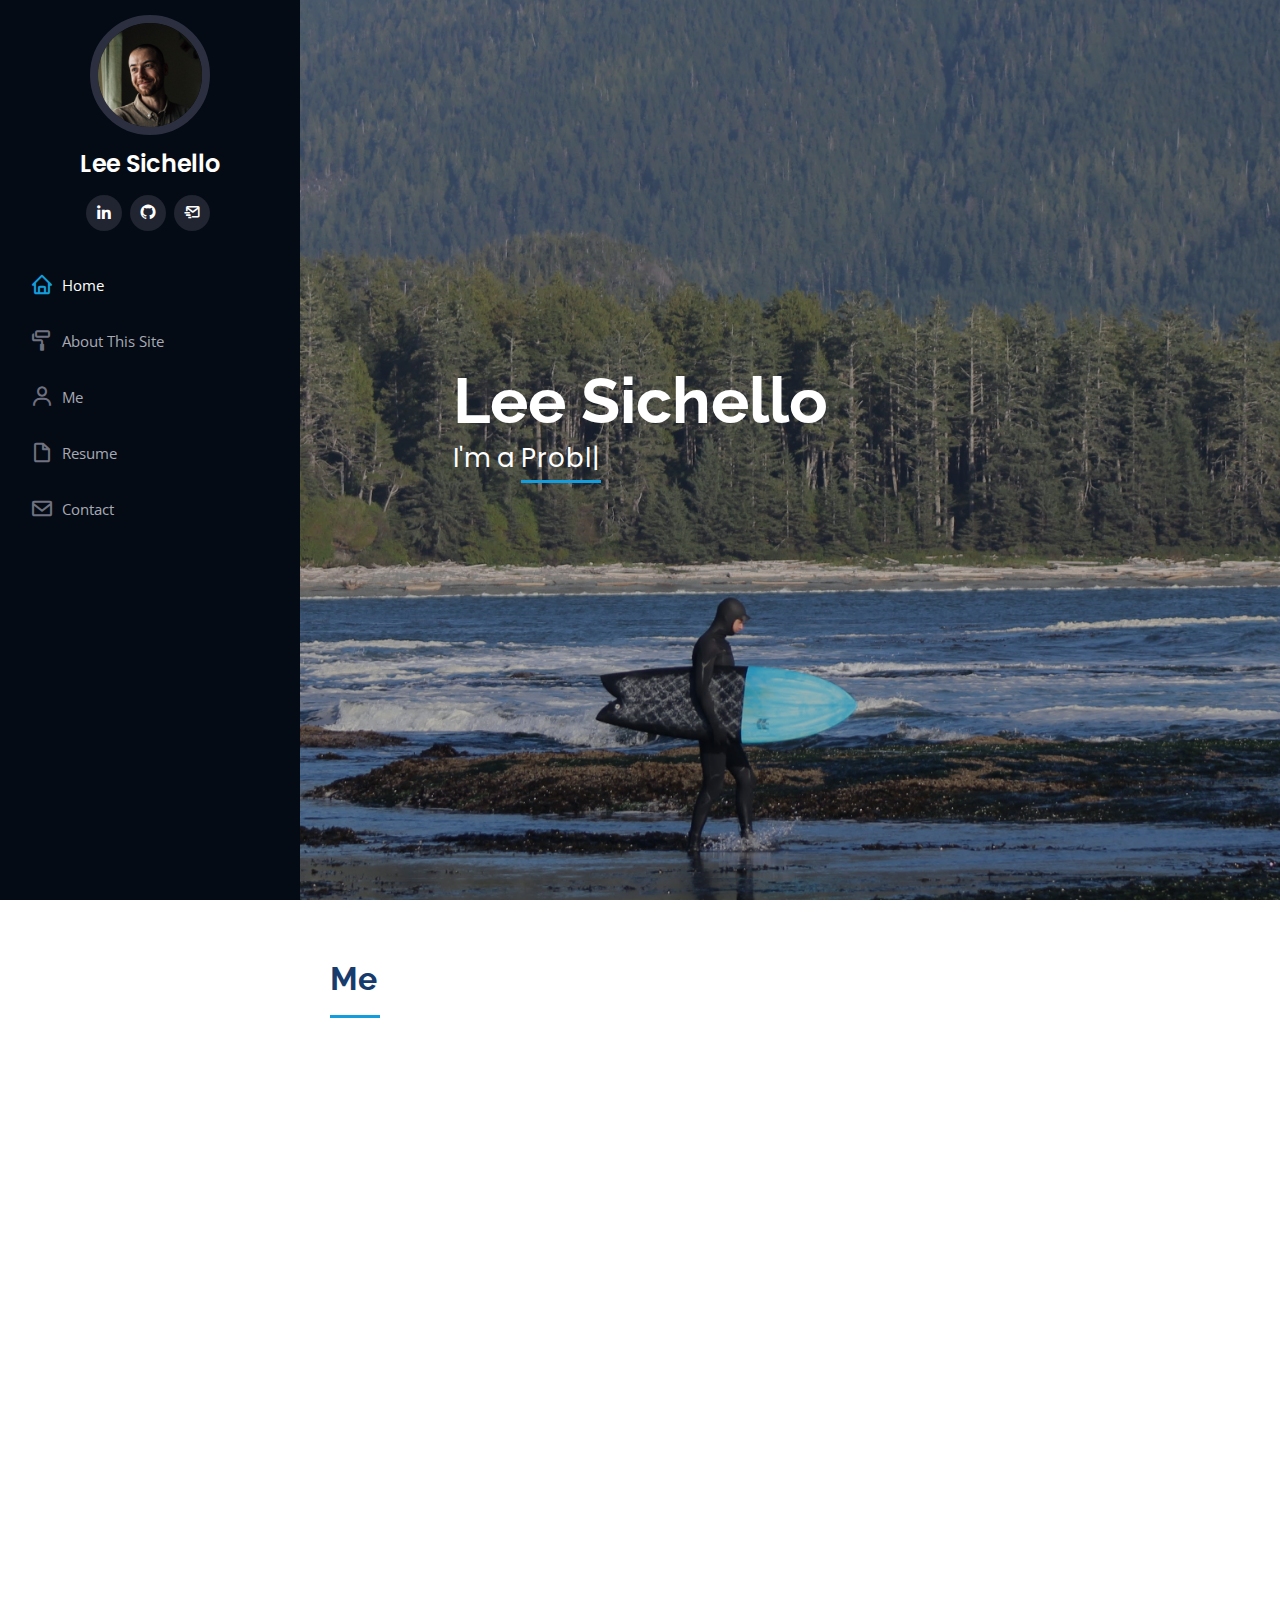
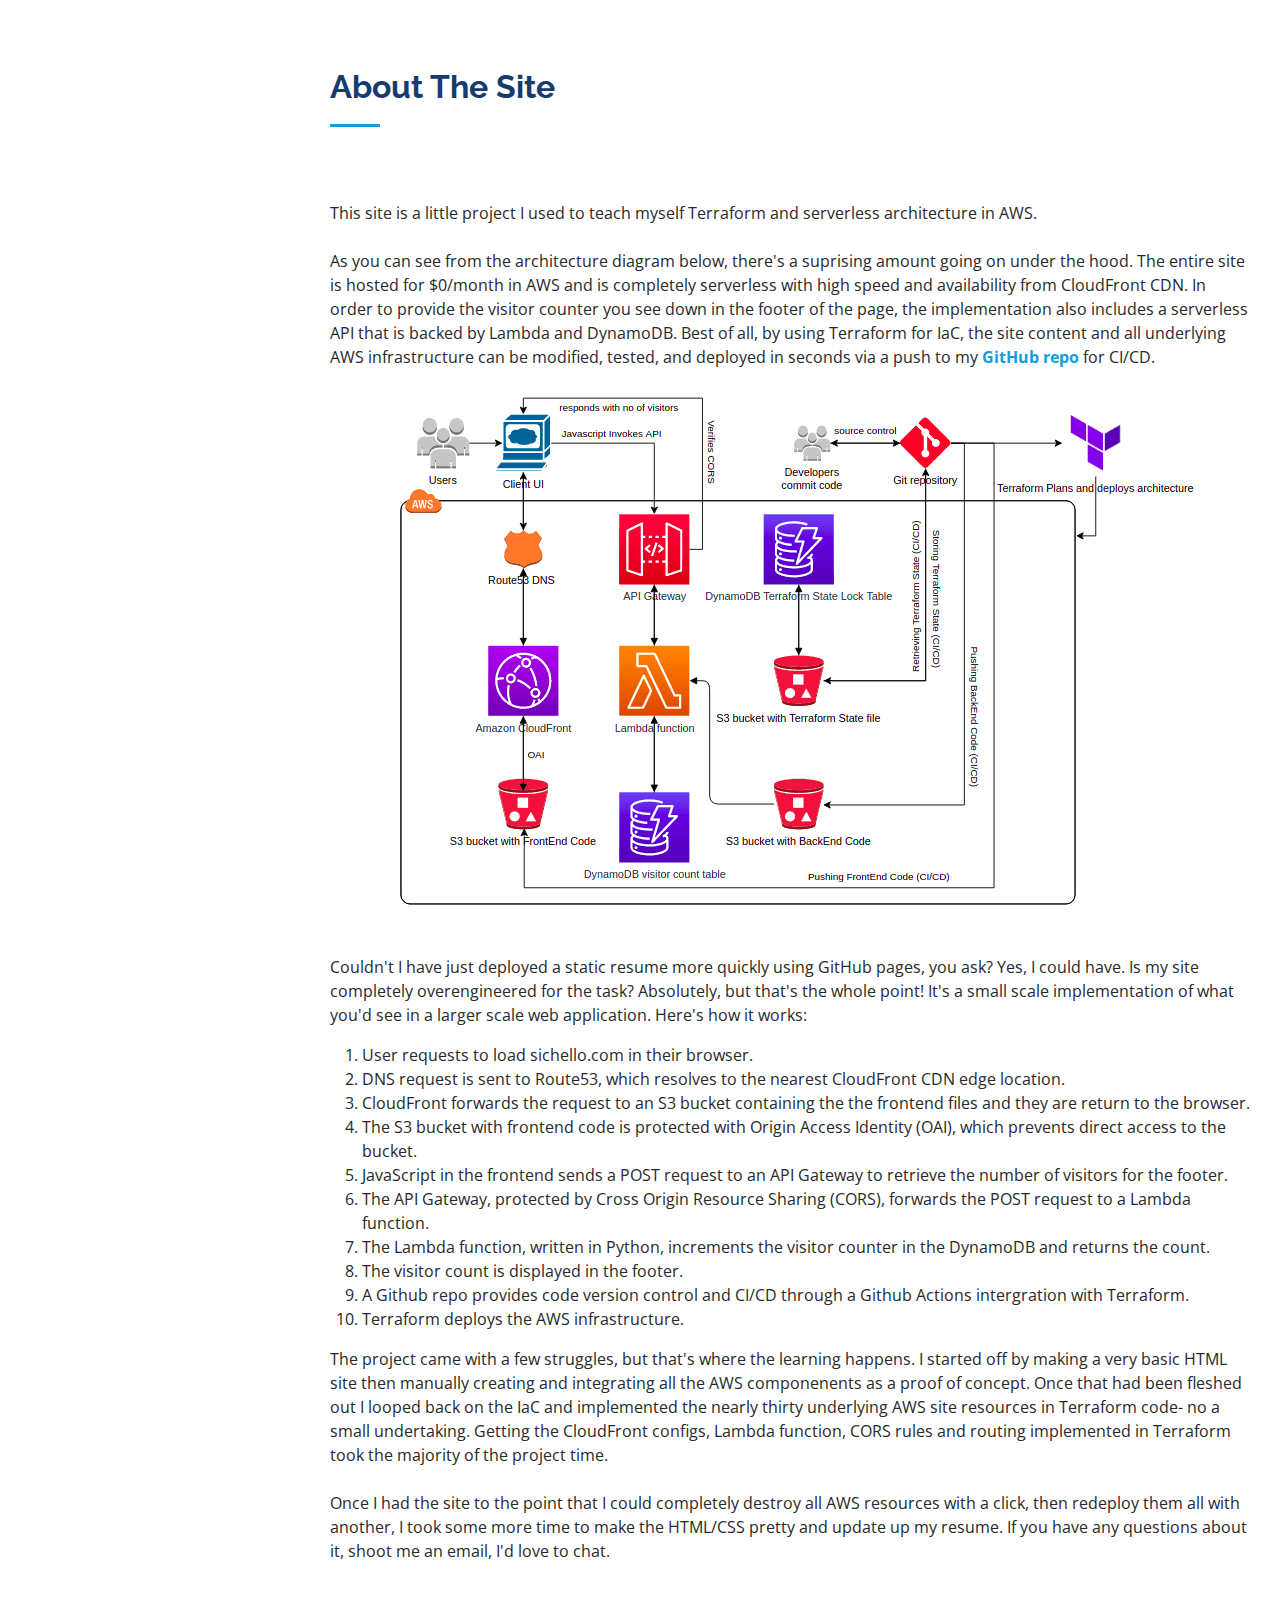
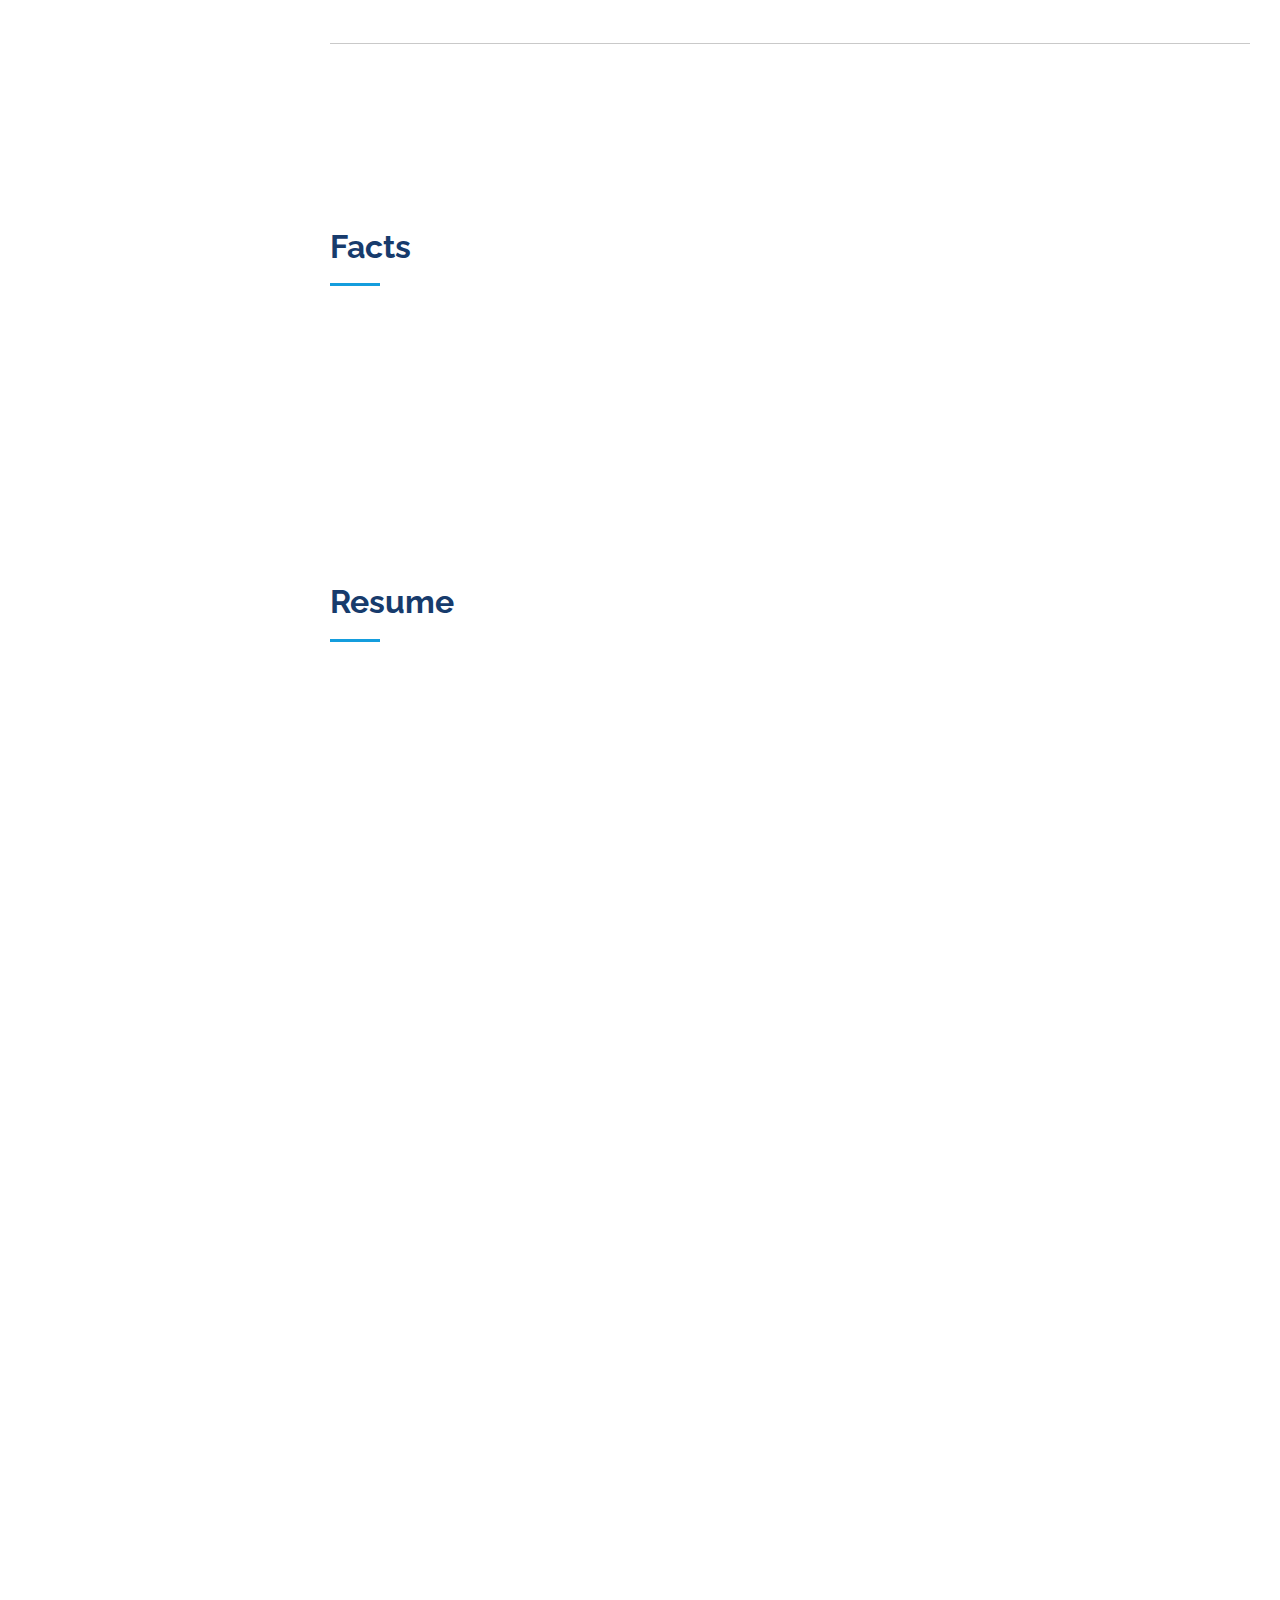
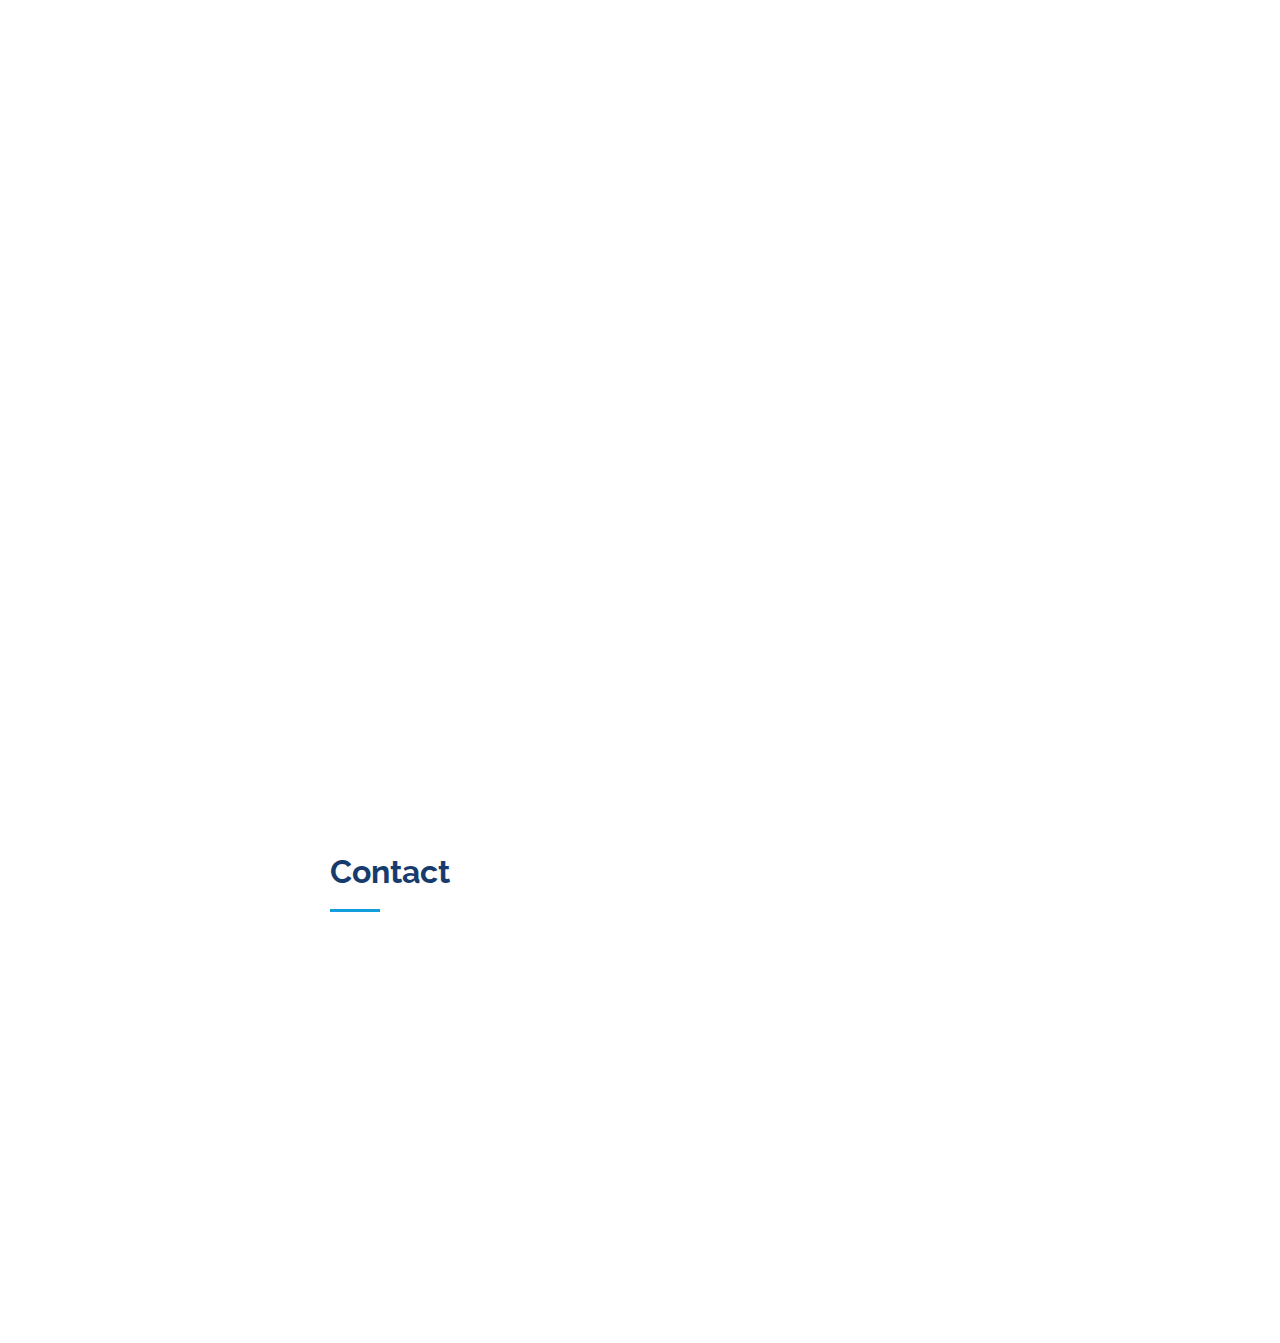
<file: src/index.html>
<!DOCTYPE html>
<html lang="en">

<head>
  <meta charset="utf-8">
  <meta content="width=device-width, initial-scale=1.0" name="viewport">

  <title>Lee Sichello</title>
  <meta content="" name="description">
  <meta content="" name="keywords">

  <!-- Favicons -->
  <link href="assets/img/favicon.png" rel="icon">
  <link href="assets/img/apple-touch-icon.png" rel="apple-touch-icon">

  <!-- Google Fonts -->
  <link href="https://fonts.googleapis.com/css?family=Open+Sans:300,300i,400,400i,600,600i,700,700i|Raleway:300,300i,400,400i,500,500i,600,600i,700,700i|Poppins:300,300i,400,400i,500,500i,600,600i,700,700i" rel="stylesheet">

  <!-- Vendor CSS Files -->
  <link href="assets/vendor/aos/aos.css" rel="stylesheet">
  <link href="assets/vendor/bootstrap/css/bootstrap.min.css" rel="stylesheet">
  <link href="assets/vendor/bootstrap-icons/bootstrap-icons.css" rel="stylesheet">
  <link href="assets/vendor/boxicons/css/boxicons.min.css" rel="stylesheet">
  <link href="assets/vendor/glightbox/css/glightbox.min.css" rel="stylesheet">
  <link href="assets/vendor/swiper/swiper-bundle.min.css" rel="stylesheet">

  <!-- Template Main CSS File -->
  <link href="assets/css/style.css" rel="stylesheet">

</head>

<body>

  <!-- ======= Mobile nav toggle button ======= -->
  <i class="bi bi-list mobile-nav-toggle d-xl-none"></i>

  <!-- ======= Header ======= -->
  <header id="header">
    <div class="d-flex flex-column">

      <div class="profile">
        <img src="assets/img/me.jpg" alt="" class="img-fluid rounded-circle">
        <h1 class="text-light"><a href="index.html">Lee Sichello</a></h1>
        <div class="social-links mt-3 text-center">
          <a href="https://www.linkedin.com/in/lee-sichello-90542646/" class="linkedin"><i class="bx bxl-linkedin"></i></a>
          <a href="https://github.com/sichello" class="github"><i class="bx bxl-github"></i></a>
          <a href="mailto:lee@sichello.com" class="email"><i class="bx bx-mail-send"></i></a>
          <!-- <a href="https://dev.to/" class="dev-to"><i class="bx bxl-dev-to"></i></a> -->
        </div>
      </div>

      <nav id="navbar" class="nav-menu navbar">
        <ul>
          <li><a href="#hero" class="nav-link scrollto active"><i class="bx bx-home"></i> <span>Home</span></a></li>
          <li><a href="#site" class="nav-link scrollto"><i class="bx bx-paint-roll"></i> <span>About This Site</span></a></li>
          <li><a href="#about" class="nav-link scrollto"><i class="bx bx-user"></i> <span>Me</span></a></li>
          <li><a href="#resume" class="nav-link scrollto"><i class="bx bx-file-blank"></i> <span>Resume</span></a></li>
          <li><a href="#contact" class="nav-link scrollto"><i class="bx bx-envelope"></i> <span>Contact</span></a></li>
        </ul>
      </nav><!-- .nav-menu -->
    </div>
  </header><!-- End Header -->

  <!-- ======= Hero Section ======= -->
  <section id="hero" class="d-flex flex-column justify-content-center align-items-center">
    <div class="hero-container" data-aos="fade-in">
      <h1>Lee Sichello</h1>
      <p>I'm a <span class="typed" data-typed-items="Problem Solver, Systems Expert, Technical Project Manager, Customer Advocate, Father"></span></p>
    </div>
  </section><!-- End Hero -->

  <main id="main">

    
    <!-- ======= About Section ======= -->
    <section id="about" class="about">
      <div class="container">

        <div class="section-title">
          <h2>Me</h2>
   
          
        </p>   
        </div>
        <div class="row">
          <div class="col-lg-4" data-aos="fade-right">
            <img src="assets/img/sailing.jpeg" class="img-fluid" alt="">
          </div>
          <div class="col-lg-8 pt-4 pt-lg-0 content" data-aos="fade-left">
            Hi there — I'm Lee, a senior systems expert with a background in applied physics and computer science. Throughout my 13 year career, I’ve built a diverse technical skillset with enterprise experience in Linux systems, infrastructure, cloud computing, technical account management, and project leadership. I've lived and worked in the US and Canada, but for the past 8 years I've been working remotely in the field of biotech from British Columbia, Canada.
            <br><br>
            As an enthusiastic learner and communicator, I’m comfortable diving deep into technical topics and translating low-level complexity into clear insights for high-level audiences. I enjoy mentoring, building internal tools, and helping teams improve efficiency—but at the heart of it all, I’m a problem solver. Whether it’s troubleshooting infrastructure, managing a key account, or developing something new, I approach complex challenges with academic curiosity, researching and implementing effective solutions that help customers and colleagues achieve their technical goals.
            <br><br>
            My family and I live in the coastal city of Campbell River on Northeastern Vancouver Island, where we’ve built strong roots and love our community. When I’m not working or spending time with my kids, you’ll usually find me tinkering on personal projects or enjoying the ocean.
            </p>
          </div>

      </div>
    </section><!-- End About Section -->

    <section id="site" class="site">
      <div class="container">

        <div class="section-title">
          <h2>About The Site</h2>
        </p>   
      </div>
        <div class="row">
          </div>
            <p>
              <br>
              This site is a little project I used to teach myself Terraform and serverless architecture in AWS. 
              <br><br>
              As you can see from the architecture diagram below, there's a suprising amount going on under the hood. The entire site is hosted for $0/month in AWS and is completely serverless with high speed and availability from CloudFront CDN. In order to provide the visitor counter you see down in the footer of the page, the implementation also includes a serverless API that is backed by Lambda and DynamoDB. Best of all, by using Terraform for IaC, the site content and all underlying AWS infrastructure can be modified, tested, and deployed in seconds via a push to my <b><a href="https://github.com/sichello/sichello"> GitHub repo </a></b> for CI/CD. 
              <br><br>
              <img src="assets/img/architecture.png" class="img-fluid" alt="" style="display: block; margin: auto;">
              <br><br>
              Couldn't I have just deployed a static resume more quickly using GitHub pages, you ask? Yes, I could have. Is my site completely overengineered for the task? Absolutely, but that's the whole point! It's a small scale implementation of what you'd see in a larger scale web application. Here's how it works:
              <ol>
                <li>User requests to load sichello.com in their browser.</li>
                <li>DNS request is sent to Route53, which resolves to the nearest CloudFront CDN edge location.</li>
                <li>CloudFront forwards the request to an S3 bucket containing the the frontend files and they are return to the browser.</li>
                <li>The S3 bucket with frontend code is protected with Origin Access Identity (OAI), which prevents direct access to the bucket.</li>
                <li>JavaScript in the frontend sends a POST request to an API Gateway to retrieve the number of visitors for the footer.</li>
                <li>The API Gateway, protected by Cross Origin Resource Sharing (CORS), forwards the POST request to a Lambda function.</li>
                <li>The Lambda function, written in Python, increments the visitor counter in the DynamoDB and returns the count.</li>
                <li>The visitor count is displayed in the footer.</li>
                <li>A Github repo provides code version control and CI/CD through a Github Actions intergration with Terraform.</li>
                <li>Terraform deploys the AWS infrastructure.</li>
            </ol>  
            The project came with a few struggles, but that's where the learning happens. I started off by making a very basic HTML site then manually creating and integrating all the AWS componenents as a proof of concept. Once that had been fleshed out I looped back on the IaC and implemented the nearly thirty underlying AWS site resources in Terraform code- no a small undertaking. Getting the CloudFront configs, Lambda function, CORS rules and routing implemented in Terraform took the majority of the project time. 
            <br><br>
            Once I had the site to the point that I could completely destroy all AWS resources with a click, then redeploy them all with another, I took some more time to make the HTML/CSS pretty and update up my resume. If you have any questions about it, shoot me an email, I'd love to chat.
            </p>
            <br><br>
            <hr>
            <br><br>
            <div id="visitorsCount" class="col-md-8"> 
        </div>
      </div>
    </section>
    
    <!-- ======= Facts Section ======= -->
    <section id="facts" class="facts">
      <div class="container">

        <div class="section-title">
          <h2>Facts</h2>
        </div>

        <div class="row no-gutters">

          <div class="col-lg-3 col-md-6 d-md-flex align-items-md-stretch" data-aos="fade-up">
            <div class="count-box">
              <i class="bi bi-calendar"></i>
              <span data-purecounter-start="0" data-purecounter-end="13" data-purecounter-duration="1" class="purecounter"></span>
              <p><strong>Years</strong> tech experience</p>
            </div>
          </div>


          <div class="col-lg-3 col-md-6 d-md-flex align-items-md-stretch" data-aos="fade-up" data-aos-delay="200">
            <div class="count-box">
              <i class="bi bi-bug"></i>
              <span data-purecounter-start="0" data-purecounter-end="10000" data-purecounter-duration="1" class="purecounter"></span>
              <p><strong>+ Hours</strong> troubleshooting</p>
            </div>
          </div>

          <div class="col-lg-3 col-md-6 d-md-flex align-items-md-stretch" data-aos="fade-up" data-aos-delay="100">
            <div class="count-box">
              <i class="bi bi-house"></i>
              <span data-purecounter-start="0" data-purecounter-end="8" data-purecounter-duration="1" class="purecounter"></span>
              <p><strong>Years</strong> fully remote</p>
            </div>
          </div>

          <div class="col-lg-3 col-md-6 d-md-flex align-items-md-stretch" data-aos="fade-up" data-aos-delay="300">
            <div class="count-box">
              <i class="bi bi-percent"></i>
              <span data-purecounter-start="0" data-purecounter-end="100" data-purecounter-duration="1" class="purecounter"></span>
              <p><strong>Team Player</strong> </p>
            </div>
          </div>

        </div>

      </div>
    </section><!-- End Facts Section -->

    <!-- ======= Resume Section ======= -->
    <section id="resume" class="resume">
      <div class="container">

        <div class="section-title">
          <h2>Resume</h2>

        </div>
          
          <div class="col-lg-12" data-aos="fade-up" data-aos-delay="100">
            <h3 class="resume-title">Professional Experience</h3>
            <div class="resume-item">
              <h4>Senior Technical Applications Scientist - BioInformatics Solutions</h4>
              <h5>Jan 2018 - Present (6+ yr) </h5>
              <p><em>Illumina Inc, San Diego, California</em></p>
              <p>Illumina's proprietary sequencing instruments generate vast amounts of genetic data, which are subsequently interpreted using a range of bioinformatics solutions. We offer a variety of SaaS and on-premises solutions, including proprietary hardware and software systems to meet our customers' diverse bioinformatics needs. I specialize in integrating and troubleshooting Illumina's instruments and bioinformatics solutions along with their surrounding tehcnical infrastructure. </p>
                <ul>
                  <li>Serve as post-sales customer advocate and internal subject matter expert in SaaS and On-Prem bioinformatics solutions.</li>
                  <li>Specialized support for complex technical issues in software, networking, hardware, security, and cloud infrastructure.</li>
                  <li>Provide technical guidance on product implementation, customizations, and best practices.</li>
                  <li>Troubleshoot Linux and Windows integrated systems at hardware, OS, and application levels.</li>
                  <li>Monitor production SaaS systems for high availability and rapid incident response.</li>
                  <li>Collaborate with development teams to triage product defects and improve functionality.</li>
                  <li>Develop and manage internal tools, HPC compute resources, and storage systems.</li>
                </ul>            
              <p>Key Skills: Technical Account Management | SaaS and On-prem Solutions | Troubleshooting | Red Hat Enterprise Linux | Networking | NAS | Security | Cloud Engineering | Kubernetes | | Bioinformatics | Bash | Observability | Integrated Systems </p>

            </div>
            <div class="resume-item">
              <h4>Technical Application Scientist - Lab Information Management Systems (LIMS)</h4>
              <h5>Oct 2016 - Jan 2018 (1 yr 4 mos) </h5>
              <p><em>Illumina Inc, San Diego, California</em></p>
              <p>As an experienced Technical Project Manager, I was brought on to lead customer implementations of a Laboratory Information Management System (LIMS) for genomics laboratories. The platform is a traditional three-tier application, available as both a SaaS and on-premise solution, and integrates with Illumina’s laboratory instruments.</p>
              <ul>
                <li>Led technical implementation projects for genomics Laboratory Information Management System (LIMS).</li>
                <li>Provided pre and post-sales technical consulting to LIMS customers.</li>
                <li>Designed solutions architecture for custom LIMS deployments, both on-prem and in AWS.</li>
                <li>Provisioned and administered AWS resources.</li>
                <li>Delivered specialized technical support and incident response, including after-hours on-call duties.</li>
              </ul>         
              <p>Key Skills: Red Hat Enterprise Linux | Amazon Web Services (EC2, EBS, S3, Route53, VPC, IAM, Cloudwatch) | Networking | Technical Project Management  | SQL | Solutions Architecture | Ansible  </p>

            </div>
            <div class="resume-item">
              <h4>Technical Project Manager</h4>
              <h5>Apr 2015 - Oct 2016 (1 yr 7 mos)</h5>
              <p><em>iQmetrix USA, Davidson, North Carolina</em></p>
              <ul>
                <li>Led end-to-end project management of custom software solutions for iQmetrix's largest enterprise client.</li>
                <li>Defined client requirements, overseeing delivery from design to release.</li>
                <li>Coordinated remote technical teams (development, operations, QA, support).</li>
                <li>Designed joint application systems architecture for partner integrations.</li>
                <li>Regularly traveled to client sites for production deployments.</li>
              </ul>                 
            <p>Key Skills: Technical Project Management | Release Management | Systems Architecture | Account Management | Joint Application Design (JAD) | Microservices  | Microsoft Azure</p>
            
            </div>
            <div class="resume-item">
              <h4>Quality Assurance Analyst</h4>
              <h5>May 2013 - Apr 2015 (2 yr)</h5>
              <p><em>iQmetrix Canada, Regina, SK</em></p>
              <ul>
                <li>Led QA for iQmetrix’s largest enterprise client, including bug tracking, automation, and performance testing.</li>
                <li>Managed 20+ pre-production testing environments.</li>
                <li>Developed test plans, automation frameworks, and release validation processes.</li>
              </ul>                          
            <p>Key Skills: Jira | Postman | REST APIs | Agile Testing | SQL | Test Automation </p>
            
            </div>
            <div class="resume-item">
              <h4>Systems Engineer - Computational Physics</h4>
              <h5>Jan 2012 - May 2013 (1 yr 5 mos)</h5>
              <p><em>Saskatchewan Cancer Agency, Regina, SK</em></p>
              <ul>
                <li>Designed and built a 16-node Linux HPC cluster for radiotherapy simulations.</li>
                <li>Developed Monte Carlo radiotherapy simulation software.</li>
                <li>Conducted system calibration, quality assurance, and research.</li>
              </ul>
              <p>Key Skills: Linux Administration | HPC | Computational Physics | Bash | C++ | Networking | Radiotherapy </p>
            
            </div>
            <div class="resume-item">
              <h4>NSERC Research Assistant </h4>
              <h5>May 2010 - Jan 2012 (1 yr 9 mos)</h5>
              <p><em>University of Regina, Regina, SK</em></p>
              <ul>
                <li>Assisted in the design of a Cherenkov particle detector for Jefferson Laboratory.</li>
                <li>Developed particle detector simulation software.</li>
                <li>Performed Computer-Aided Design of particle detector components.</li>
              </ul>              
              <p>Key Skills: Linux Administration | Computer-Aided Design (CAD) | C++ | ROOT | Research | Bash | Siemens Solid Edge</p>
            
            </div>
          </div>

          <div class="col-lg-12" data-aos="fade-up">
            
            <h3 class="resume-title">Education</h3>
            <div class="resume-item">
              <h4>Bachelor of Science, Applied Physics</h4>
              <h5>2007 - 2012</h5>
              <p><em>University of Regina</em></p>
              <p>Graduated with great distinction. Emphasis in computational modeling and electronics. </p>
            </div>
            <div class="resume-item">
              <h4>Certificate, Computer Science</h4>
              <h5>2011 - 2012</h5>
              <p><em>University of Regina</em></p>
            </div>
          </div>
          <div class="col-lg-12" data-aos="fade-up">
            
            <h3 class="resume-title">Certifications</h3>
            <div class="resume-item">
              <h4>Red Hat Certified Systems Administrator (RHCSA)</h4>
              <h5>2023</h5>
              <p><em>Red Hat version 9 </em></p>
            </div>
          </div>
          <div class="col-lg-12" data-aos="fade-up">
            
            <h3 class="resume-title">Volunteering</h3>
            <div class="resume-item">
              <h4>Shoreline Rehabilitation</h4>
              <h5>2019 - Present (~5 yr)</h5>
              <p><em>Living Oceans Society </em></p>
              <p>Shoreline cleanups and aerial extractions from remote areas of Vancouver Island</p>
             </div>
            <div class="resume-item">
              <h4>Volunteer Firefighter</h4>
              <h5>2019 - 2022 (3 yr)</h5>
              <p><em>Port Hardy Fire Rescue</em></p>
              <p>Interior firefighter and emergency vehicle operator with air brake endorsement</p>
             </div>
          </div>
      </div>
    </section><!-- End Resume Section -->


    <!-- ======= Contact Section ======= -->
    <section id="contact" class="contact">
      <div class="container">

        <div class="section-title">
          <h2>Contact</h2>
        </div>

        <div class="row" data-aos="fade-in">

          <div class="col-lg-5 d-flex align-items-stretch">
            <div class="info">
              <div class="address">
                <i class="bi bi-geo-alt"></i>
                <h4>Location:</h4>
                <p>Campbell River, British Columbia, Canada</p>
              </div>

              <div class="email">
                <i class="bi bi-envelope"></i>
                <h4>Email:</h4>
                <p>lee@sichello.com</p>
              </div>

            </div>
          </div>
        </div>
      </div>
    </section><!-- End Contact Section -->

  </main><!-- End #main -->


  <a href="#" class="back-to-top d-flex align-items-center justify-content-center"><i class="bi bi-arrow-up-short"></i></a>

  <!-- Vendor JS Files -->
  <script src="assets/vendor/purecounter/purecounter_vanilla.js"></script>
  <script src="assets/vendor/aos/aos.js"></script>
  <script src="assets/vendor/bootstrap/js/bootstrap.bundle.min.js"></script>
  <script src="assets/vendor/glightbox/js/glightbox.min.js"></script>
  <script src="assets/vendor/isotope-layout/isotope.pkgd.min.js"></script>
  <script src="assets/vendor/swiper/swiper-bundle.min.js"></script>
  <script src="assets/vendor/typed.js/typed.umd.js"></script>
  <script src="assets/vendor/waypoints/noframework.waypoints.js"></script>
  <script src="assets/vendor/php-email-form/validate.js"></script>

  <!-- Template Main JS File -->
  <script src="assets/js/main.js"></script>

  <!-- Vistor Counter JS file -->
  <script src="assets/js/visitorCounter.js"></script>

</body>

</html>
</file>
<file: src/assets/css/style.css>
/*--------------------------------------------------------------
# General
--------------------------------------------------------------*/
body {
  font-family: "Open Sans", sans-serif;
  color: #272829;
}

a {
  color: #149ddd;
  text-decoration: none;
}

a:hover {
  color: #37b3ed;
  text-decoration: none;
}

h1,
h2,
h3,
h4,
h5,
h6 {
  font-family: "Raleway", sans-serif;
}

/*--------------------------------------------------------------
# Back to top button
--------------------------------------------------------------*/
.back-to-top {
  position: fixed;
  visibility: hidden;
  opacity: 0;
  right: 15px;
  bottom: 15px;
  z-index: 996;
  background: #149ddd;
  width: 40px;
  height: 40px;
  border-radius: 50px;
  transition: all 0.4s;
}

.back-to-top i {
  font-size: 28px;
  color: #fff;
  line-height: 0;
}

.back-to-top:hover {
  background: #2eafec;
  color: #fff;
}

.back-to-top.active {
  visibility: visible;
  opacity: 1;
}

/*--------------------------------------------------------------
# Header
--------------------------------------------------------------*/
#header {
  position: fixed;
  top: 0;
  left: 0;
  bottom: 0;
  width: 300px;
  transition: all ease-in-out 0.5s;
  z-index: 9997;
  transition: all 0.5s;
  padding: 0 15px;
  background: #040b14;
  overflow-y: auto;
}

#header .profile img {
  margin: 15px auto;
  display: block;
  width: 120px;
  border: 8px solid #2c2f3f;
}

#header .profile h1 {
  font-size: 24px;
  margin: 0;
  padding: 0;
  font-weight: 600;
  -moz-text-align-last: center;
  text-align-last: center;
  font-family: "Poppins", sans-serif;
}

#header .profile h1 a,
#header .profile h1 a:hover {
  color: #fff;
  text-decoration: none;
}

#header .profile .social-links a {
  font-size: 18px;
  display: inline-block;
  background: #212431;
  color: #fff;
  line-height: 1;
  padding: 8px 0;
  margin-right: 4px;
  border-radius: 50%;
  text-align: center;
  width: 36px;
  height: 36px;
  transition: 0.3s;
}

#header .profile .social-links a:hover {
  background: #149ddd;
  color: #fff;
  text-decoration: none;
}

#main {
  margin-left: 300px;
}

.container,
.container-fluid {
  padding-left: 30px;
  padding-right: 30px;
}

@media (max-width: 1199px) {
  #header {
    left: -300px;
  }

  #main {
    margin-left: 0;
  }

  .container,
  .container-fluid {
    padding-left: 12px;
    padding-right: 12px;
  }
}

/*--------------------------------------------------------------
# Navigation Menu
--------------------------------------------------------------*/
/* Desktop Navigation */
.nav-menu {
  padding: 30px 0 0 0;
}

.nav-menu * {
  margin: 0;
  padding: 0;
  list-style: none;
}

.nav-menu>ul>li {
  position: relative;
  white-space: nowrap;
}

.nav-menu a,
.nav-menu a:focus {
  display: flex;
  align-items: center;
  color: #a8a9b4;
  padding: 12px 15px;
  margin-bottom: 8px;
  transition: 0.3s;
  font-size: 15px;
}

.nav-menu a i,
.nav-menu a:focus i {
  font-size: 24px;
  padding-right: 8px;
  color: #6f7180;
}

.nav-menu a:hover,
.nav-menu .active,
.nav-menu .active:focus,
.nav-menu li:hover>a {
  text-decoration: none;
  color: #fff;
}

.nav-menu a:hover i,
.nav-menu .active i,
.nav-menu .active:focus i,
.nav-menu li:hover>a i {
  color: #149ddd;
}

/* Mobile Navigation */
.mobile-nav-toggle {
  position: fixed;
  right: 15px;
  top: 15px;
  z-index: 9998;
  border: 0;
  font-size: 24px;
  transition: all 0.4s;
  outline: none !important;
  background-color: #149ddd;
  color: #fff;
  width: 40px;
  height: 40px;
  display: inline-flex;
  align-items: center;
  justify-content: center;
  line-height: 0;
  border-radius: 50px;
  cursor: pointer;
}

.mobile-nav-active {
  overflow: hidden;
}

.mobile-nav-active #header {
  left: 0;
}

/*--------------------------------------------------------------
# Hero Section
--------------------------------------------------------------*/
#hero {
  width: 100%;
  height: 100vh;
  background: url("../img/surf.jpeg") top center;
  background-size: cover;
}

#hero:before {
  content: "";
  background: rgba(5, 13, 24, 0.3);
  position: absolute;
  bottom: 0;
  top: 0;
  left: 0;
  right: 0;
  z-index: 1;
}

#hero .hero-container {
  position: relative;
  z-index: 2;
  min-width: 300px;
}

#hero h1 {
  margin: 0 0 10px 0;
  font-size: 64px;
  font-weight: 700;
  line-height: 56px;
  color: #fff;
}

#hero p {
  color: #fff;
  margin-bottom: 50px;
  font-size: 26px;
  font-family: "Poppins", sans-serif;
}

#hero p span {
  color: #fff;
  padding-bottom: 4px;
  letter-spacing: 1px;
  border-bottom: 3px solid #149ddd;
}

@media (min-width: 1024px) {
  #hero {
    background-attachment: fixed;
  }
}

@media (max-width: 768px) {
  #hero h1 {
    font-size: 28px;
    line-height: 36px;
  }

  #hero h2 {
    font-size: 18px;
    line-height: 24px;
    margin-bottom: 30px;
  }
}

/*--------------------------------------------------------------
# Sections General
--------------------------------------------------------------*/
section {
  padding: 60px 0;
  overflow: hidden;
}

.section-bg {
  background: #f5f8fd;
}

.section-title {
  padding-bottom: 30px;
}

.section-title h2 {
  font-size: 32px;
  font-weight: bold;
  margin-bottom: 20px;
  padding-bottom: 20px;
  position: relative;
  color: #173b6c;
}

.section-title h2::after {
  content: "";
  position: absolute;
  display: block;
  width: 50px;
  height: 3px;
  background: #149ddd;
  bottom: 0;
  left: 0;
}

.section-title p {
  margin-bottom: 0;
}

/*--------------------------------------------------------------
# About
--------------------------------------------------------------*/
.about .content h3 {
  font-weight: 700;
  font-size: 26px;
  color: #173b6c;
}

.about .content ul {
  list-style: none;
  padding: 0;
}

.about .content ul li {
  margin-bottom: 20px;
  display: flex;
  align-items: center;
}

.about .content ul strong {
  margin-right: 10px;
}

.about .content ul i {
  font-size: 16px;
  margin-right: 5px;
  color: #149ddd;
  line-height: 0;
}

.about .content p:last-child {
  margin-bottom: 0;
}

/*--------------------------------------------------------------
# Facts
--------------------------------------------------------------*/
.facts {
  padding-bottom: 30px;
}

.facts .count-box {
  padding: 30px;
  width: 100%;
}

.facts .count-box i {
  display: block;
  font-size: 44px;
  color: #149ddd;
  float: left;
  line-height: 0;
}

.facts .count-box span {
  font-size: 48px;
  line-height: 40px;
  display: block;
  font-weight: 700;
  color: #050d18;
  margin-left: 60px;
}

.facts .count-box p {
  padding: 15px 0 0 0;
  margin: 0 0 0 60px;
  font-family: "Raleway", sans-serif;
  font-size: 14px;
  color: #122f57;
}

.facts .count-box a {
  font-weight: 600;
  display: block;
  margin-top: 20px;
  color: #122f57;
  font-size: 15px;
  font-family: "Poppins", sans-serif;
  transition: ease-in-out 0.3s;
}

.facts .count-box a:hover {
  color: #1f5297;
}

/*--------------------------------------------------------------
# Akills
--------------------------------------------------------------*/
.skills .progress {
  height: 60px;
  display: block;
  background: none;
  border-radius: 0;
}

.skills .progress .skill {
  padding: 0;
  margin: 0 0 6px 0;
  text-transform: uppercase;
  display: block;
  font-weight: 600;
  font-family: "Poppins", sans-serif;
  color: #050d18;
}

.skills .progress .skill .val {
  float: right;
  font-style: normal;
}

.skills .progress-bar-wrap {
  background: #dce8f8;
  height: 10px;
}

.skills .progress-bar {
  width: 1px;
  height: 10px;
  transition: 0.9s;
  background-color: #149ddd;
}

/*--------------------------------------------------------------
# Resume
--------------------------------------------------------------*/
.resume .resume-title {
  font-size: 26px;
  font-weight: 700;
  margin-top: 20px;
  margin-bottom: 20px;
  color: #050d18;
}

.resume .resume-item {
  padding: 0 0 20px 20px;
  margin-top: -2px;
  border-left: 2px solid #1f5297;
  position: relative;
}

.resume .resume-item h4 {
  line-height: 18px;
  font-size: 18px;
  font-weight: 600;
  text-transform: uppercase;
  font-family: "Poppins", sans-serif;
  color: #050d18;
  margin-bottom: 10px;
}

.resume .resume-item h5 {
  font-size: 16px;
  background: #e4edf9;
  padding: 5px 15px;
  display: inline-block;
  font-weight: 600;
  margin-bottom: 10px;
}

.resume .resume-item ul {
  padding-left: 20px;
}

.resume .resume-item ul li {
  padding-bottom: 10px;
}

.resume .resume-item:last-child {
  padding-bottom: 0;
}

.resume .resume-item::before {
  content: "";
  position: absolute;
  width: 16px;
  height: 16px;
  border-radius: 50px;
  left: -9px;
  top: 0;
  background: #fff;
  border: 2px solid #1f5297;
}

/*--------------------------------------------------------------
# Portfolio
--------------------------------------------------------------*/
.portfolio .portfolio-item {
  margin-bottom: 30px;
}

.portfolio #portfolio-flters {
  padding: 0;
  margin: 0 auto 35px auto;
  list-style: none;
  text-align: center;
  background: #fff;
  border-radius: 50px;
  padding: 2px 15px;
}

.portfolio #portfolio-flters li {
  cursor: pointer;
  display: inline-block;
  padding: 10px 15px 8px 15px;
  font-size: 14px;
  font-weight: 600;
  line-height: 1;
  text-transform: uppercase;
  color: #272829;
  margin-bottom: 5px;
  transition: all 0.3s ease-in-out;
}

.portfolio #portfolio-flters li:hover,
.portfolio #portfolio-flters li.filter-active {
  color: #149ddd;
}

.portfolio #portfolio-flters li:last-child {
  margin-right: 0;
}

.portfolio .portfolio-wrap {
  transition: 0.3s;
  position: relative;
  overflow: hidden;
  z-index: 1;
}

.portfolio .portfolio-wrap::before {
  content: "";
  background: rgba(255, 255, 255, 0.5);
  position: absolute;
  left: 0;
  right: 0;
  top: 0;
  bottom: 0;
  transition: all ease-in-out 0.3s;
  z-index: 2;
  opacity: 0;
}

.portfolio .portfolio-wrap .portfolio-links {
  opacity: 1;
  left: 0;
  right: 0;
  bottom: -60px;
  z-index: 3;
  position: absolute;
  transition: all ease-in-out 0.3s;
  display: flex;
  justify-content: center;
}

.portfolio .portfolio-wrap .portfolio-links a {
  color: #fff;
  font-size: 28px;
  text-align: center;
  background: rgba(20, 157, 221, 0.75);
  transition: 0.3s;
  width: 50%;
}

.portfolio .portfolio-wrap .portfolio-links a:hover {
  background: rgba(20, 157, 221, 0.95);
}

.portfolio .portfolio-wrap .portfolio-links a+a {
  border-left: 1px solid #37b3ed;
}

.portfolio .portfolio-wrap:hover::before {
  top: 0;
  left: 0;
  right: 0;
  bottom: 0;
  opacity: 1;
}

.portfolio .portfolio-wrap:hover .portfolio-links {
  opacity: 1;
  bottom: 0;
}

/*--------------------------------------------------------------
# Portfolio Details
--------------------------------------------------------------*/
.portfolio-details {
  padding-top: 40px;
}

.portfolio-details .portfolio-details-slider img {
  width: 100%;
}

.portfolio-details .portfolio-details-slider .swiper-pagination {
  margin-top: 20px;
  position: relative;
}

.portfolio-details .portfolio-details-slider .swiper-pagination .swiper-pagination-bullet {
  width: 12px;
  height: 12px;
  background-color: #fff;
  opacity: 1;
  border: 1px solid #149ddd;
}

.portfolio-details .portfolio-details-slider .swiper-pagination .swiper-pagination-bullet-active {
  background-color: #149ddd;
}

.portfolio-details .portfolio-info {
  padding: 30px;
  box-shadow: 0px 0 30px rgba(5, 13, 24, 0.08);
}

.portfolio-details .portfolio-info h3 {
  font-size: 22px;
  font-weight: 700;
  margin-bottom: 20px;
  padding-bottom: 20px;
  border-bottom: 1px solid #eee;
}

.portfolio-details .portfolio-info ul {
  list-style: none;
  padding: 0;
  font-size: 15px;
}

.portfolio-details .portfolio-info ul li+li {
  margin-top: 10px;
}

.portfolio-details .portfolio-description {
  padding-top: 30px;
}

.portfolio-details .portfolio-description h2 {
  font-size: 26px;
  font-weight: 700;
  margin-bottom: 20px;
}

.portfolio-details .portfolio-description p {
  padding: 0;
}

/*--------------------------------------------------------------
# Services
--------------------------------------------------------------*/
.services .icon-box {
  margin-bottom: 20px;
}

.services .icon {
  float: left;
  display: flex;
  align-items: center;
  justify-content: center;
  width: 54px;
  height: 54px;
  background: #149ddd;
  border-radius: 50%;
  transition: 0.5s;
  border: 1px solid #149ddd;
}

.services .icon i {
  color: #fff;
  font-size: 24px;
  line-height: 0;
}

.services .icon-box:hover .icon {
  background: #fff;
}

.services .icon-box:hover .icon i {
  color: #149ddd;
}

.services .title {
  margin-left: 80px;
  font-weight: 700;
  margin-bottom: 15px;
  font-size: 18px;
}

.services .title a {
  color: #343a40;
}

.services .title a:hover {
  color: #149ddd;
}

.services .description {
  margin-left: 80px;
  line-height: 24px;
  font-size: 14px;
}

/*--------------------------------------------------------------
# Testimonials
--------------------------------------------------------------*/
.testimonials .testimonials-carousel,
.testimonials .testimonials-slider {
  overflow: hidden;
}

.testimonials .testimonial-item {
  box-sizing: content-box;
  text-align: center;
  min-height: 320px;
}

.testimonials .testimonial-item .testimonial-img {
  width: 90px;
  border-radius: 50%;
  margin: 0 auto;
}

.testimonials .testimonial-item h3 {
  font-size: 18px;
  font-weight: bold;
  margin: 10px 0 5px 0;
  color: #111;
}

.testimonials .testimonial-item h4 {
  font-size: 14px;
  color: #999;
  margin: 0;
}

.testimonials .testimonial-item .quote-icon-left,
.testimonials .testimonial-item .quote-icon-right {
  color: #c3e8fa;
  font-size: 26px;
}

.testimonials .testimonial-item .quote-icon-left {
  display: inline-block;
  left: -5px;
  position: relative;
}

.testimonials .testimonial-item .quote-icon-right {
  display: inline-block;
  right: -5px;
  position: relative;
  top: 10px;
}

.testimonials .testimonial-item p {
  font-style: italic;
  margin: 0 15px 15px 15px;
  padding: 20px;
  background: #fff;
  position: relative;
  margin-bottom: 35px;
  border-radius: 6px;
  box-shadow: 0px 2px 15px rgba(0, 0, 0, 0.1);
}

.testimonials .testimonial-item p::after {
  content: "";
  width: 0;
  height: 0;
  border-top: 20px solid #fff;
  border-right: 20px solid transparent;
  border-left: 20px solid transparent;
  position: absolute;
  bottom: -20px;
  left: calc(50% - 20px);
}

.testimonials .swiper-pagination {
  margin-top: 20px;
  position: relative;
}

.testimonials .swiper-pagination .swiper-pagination-bullet {
  width: 12px;
  height: 12px;
  background-color: #fff;
  opacity: 1;
  border: 1px solid #149ddd;
}

.testimonials .swiper-pagination .swiper-pagination-bullet-active {
  background-color: #149ddd;
}

/*--------------------------------------------------------------
# Contact
--------------------------------------------------------------*/
.contact {
  padding-bottom: 130px;
}

.contact .info {
  padding: 30px;
  background: #fff;
  width: 100%;
  box-shadow: 0 0 24px 0 rgba(0, 0, 0, 0.12);
}

.contact .info i {
  font-size: 20px;
  color: #149ddd;
  float: left;
  width: 44px;
  height: 44px;
  background: #dff3fc;
  display: flex;
  justify-content: center;
  align-items: center;
  border-radius: 50px;
  transition: all 0.3s ease-in-out;
}

.contact .info h4 {
  padding: 0 0 0 60px;
  font-size: 22px;
  font-weight: 600;
  margin-bottom: 5px;
  color: #050d18;
}

.contact .info p {
  padding: 0 0 10px 60px;
  margin-bottom: 20px;
  font-size: 14px;
  color: #173b6c;
}

.contact .info .email p {
  padding-top: 5px;
}

.contact .info .social-links {
  padding-left: 60px;
}

.contact .info .social-links a {
  font-size: 18px;
  display: inline-block;
  background: #333;
  color: #fff;
  line-height: 1;
  padding: 8px 0;
  border-radius: 50%;
  text-align: center;
  width: 36px;
  height: 36px;
  transition: 0.3s;
  margin-right: 10px;
}

.contact .info .social-links a:hover {
  background: #149ddd;
  color: #fff;
}

.contact .info .email:hover i,
.contact .info .address:hover i,
.contact .info .phone:hover i {
  background: #149ddd;
  color: #fff;
}

.contact .php-email-form {
  width: 100%;
  padding: 30px;
  background: #fff;
  box-shadow: 0 0 24px 0 rgba(0, 0, 0, 0.12);
}

.contact .php-email-form .form-group {
  padding-bottom: 8px;
}

.contact .php-email-form .validate {
  display: none;
  color: red;
  margin: 0 0 15px 0;
  font-weight: 400;
  font-size: 13px;
}

.contact .php-email-form .error-message {
  display: none;
  color: #fff;
  background: #ed3c0d;
  text-align: left;
  padding: 15px;
  font-weight: 600;
}

.contact .php-email-form .error-message br+br {
  margin-top: 25px;
}

.contact .php-email-form .sent-message {
  display: none;
  color: #fff;
  background: #18d26e;
  text-align: center;
  padding: 15px;
  font-weight: 600;
}

.contact .php-email-form .loading {
  display: none;
  background: #fff;
  text-align: center;
  padding: 15px;
}

.contact .php-email-form .loading:before {
  content: "";
  display: inline-block;
  border-radius: 50%;
  width: 24px;
  height: 24px;
  margin: 0 10px -6px 0;
  border: 3px solid #18d26e;
  border-top-color: #eee;
  animation: animate-loading 1s linear infinite;
}

.contact .php-email-form .form-group {
  margin-bottom: 15px;
}

.contact .php-email-form label {
  padding-bottom: 8px;
}

.contact .php-email-form input,
.contact .php-email-form textarea {
  border-radius: 0;
  box-shadow: none;
  font-size: 14px;
}

.contact .php-email-form input {
  height: 44px;
}

.contact .php-email-form textarea {
  padding: 10px 15px;
}

.contact .php-email-form button[type=submit] {
  background: #149ddd;
  border: 0;
  padding: 10px 24px;
  color: #fff;
  transition: 0.4s;
  border-radius: 4px;
}

.contact .php-email-form button[type=submit]:hover {
  background: #37b3ed;
}

@keyframes animate-loading {
  0% {
    transform: rotate(0deg);
  }

  100% {
    transform: rotate(360deg);
  }
}

/*--------------------------------------------------------------
# Breadcrumbs
--------------------------------------------------------------*/
.breadcrumbs {
  padding: 20px 0;
  background: #f9f9f9;
}

.breadcrumbs h2 {
  font-size: 26px;
  font-weight: 300;
}

.breadcrumbs ol {
  display: flex;
  flex-wrap: wrap;
  list-style: none;
  padding: 0;
  margin: 0;
  font-size: 15px;
}

.breadcrumbs ol li+li {
  padding-left: 10px;
}

.breadcrumbs ol li+li::before {
  display: inline-block;
  padding-right: 10px;
  color: #0e2442;
  content: "/";
}

@media (max-width: 768px) {
  .breadcrumbs .d-flex {
    display: block !important;
  }

  .breadcrumbs ol {
    display: block;
  }

  .breadcrumbs ol li {
    display: inline-block;
  }
}

/*--------------------------------------------------------------
# Footer
--------------------------------------------------------------*/
#footer {
  padding: 15px;
  color: #f4f6fd;
  font-size: 14px;
  position: fixed;
  left: 0;
  bottom: 0;
  width: 300px;
  z-index: 9999;
  background: #040b14;
}

#footer .copyright {
  text-align: center;
}

#footer .credits {
  padding-top: 5px;
  text-align: center;
  font-size: 13px;
  color: #eaebf0;
}

@media (max-width: 1199px) {
  #footer {
    position: static;
    width: auto;
    padding-right: 20px 15px;
  }
}
</file>
